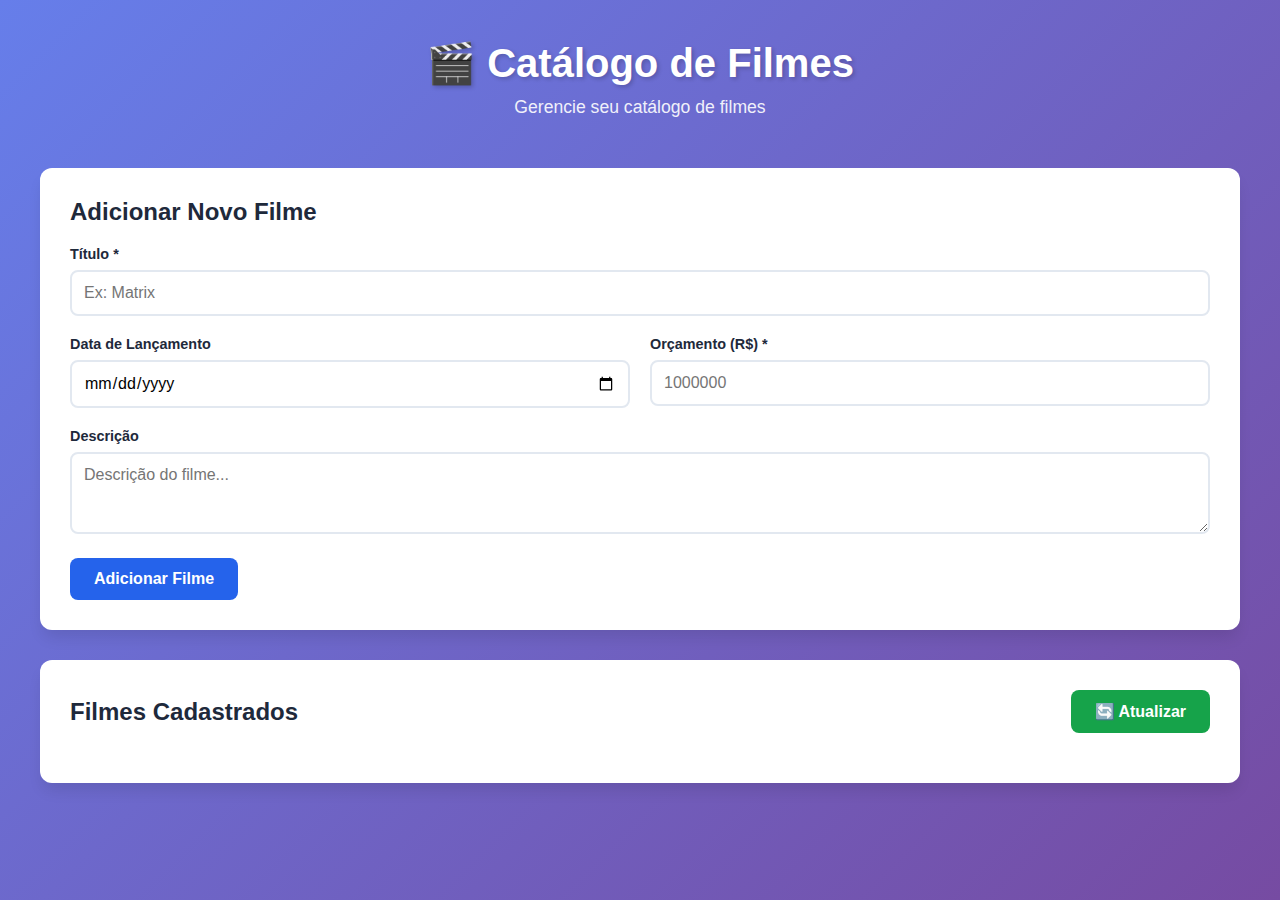
<file: target/classes/static/index.html>
<!DOCTYPE html>
<html lang="pt-BR">
<head>
    <meta charset="UTF-8">
    <meta name="viewport" content="width=device-width, initial-scale=1.0">
    <title>Catálogo de Filmes</title>
    <link rel="stylesheet" href="styles.css">
</head>
<body>
    <div class="container">
        <header>
            <h1>🎬 Catálogo de Filmes</h1>
            <p class="subtitle">Gerencie seu catálogo de filmes</p>
        </header>

        <!-- Formulário para adicionar/editar filme -->
        <section class="form-section">
            <h2>Adicionar Novo Filme</h2>
            <form id="filmeForm">
                <input type="hidden" id="filmeId">
                
                <div class="form-group">
                    <label for="titulo">Título *</label>
                    <input type="text" id="titulo" required placeholder="Ex: Matrix">
                </div>

                <div class="form-row">
                    <div class="form-group">
                        <label for="dataLancamento">Data de Lançamento</label>
                        <input type="date" id="dataLancamento" placeholder="2023-01-01">
                    </div>

                    <div class="form-group">
                        <label for="orcamento">Orçamento (R$) *</label>
                        <input type="number" id="orcamento" required placeholder="1000000" step="0.01">
                    </div>
                </div>

                <div class="form-group">
                    <label for="descricao">Descrição</label>
                    <textarea id="descricao" rows="3" placeholder="Descrição do filme..."></textarea>
                </div>

                <div class="form-actions">
                    <button type="submit" class="btn btn-primary">
                        <span class="btn-text">Adicionar Filme</span>
                    </button>
                    <button type="button" class="btn btn-secondary" id="cancelBtn" style="display: none;">
                        Cancelar
                    </button>
                </div>
            </form>
        </section>

        <!-- Lista de filmes -->
        <section class="filmes-section">
            <div class="section-header">
                <h2>Filmes Cadastrados</h2>
                <button class="btn btn-refresh" id="refreshBtn">
                    🔄 Atualizar
                </button>
            </div>
            
            <div id="loading" class="loading" style="display: none;">
                Carregando filmes...
            </div>

            <div id="filmesList" class="filmes-grid">
                <!-- Filmes serão carregados aqui -->
            </div>

            <div id="emptyState" class="empty-state" style="display: none;">
                <p>📽️ Nenhum filme cadastrado ainda.</p>
                <p class="small">Adicione seu primeiro filme usando o formulário acima!</p>
            </div>
        </section>
    </div>

    <!-- Modal de Confirmação -->
    <div id="confirmModal" class="modal" style="display: none;">
        <div class="modal-content">
            <h3>Confirmar Exclusão</h3>
            <p>Tem certeza que deseja excluir este filme?</p>
            <div class="modal-actions">
                <button class="btn btn-danger" id="confirmDeleteBtn">Sim, Excluir</button>
                <button class="btn btn-secondary" id="cancelDeleteBtn">Cancelar</button>
            </div>
        </div>
    </div>

    <script src="script.js"></script>
</body>
</html>
</file>
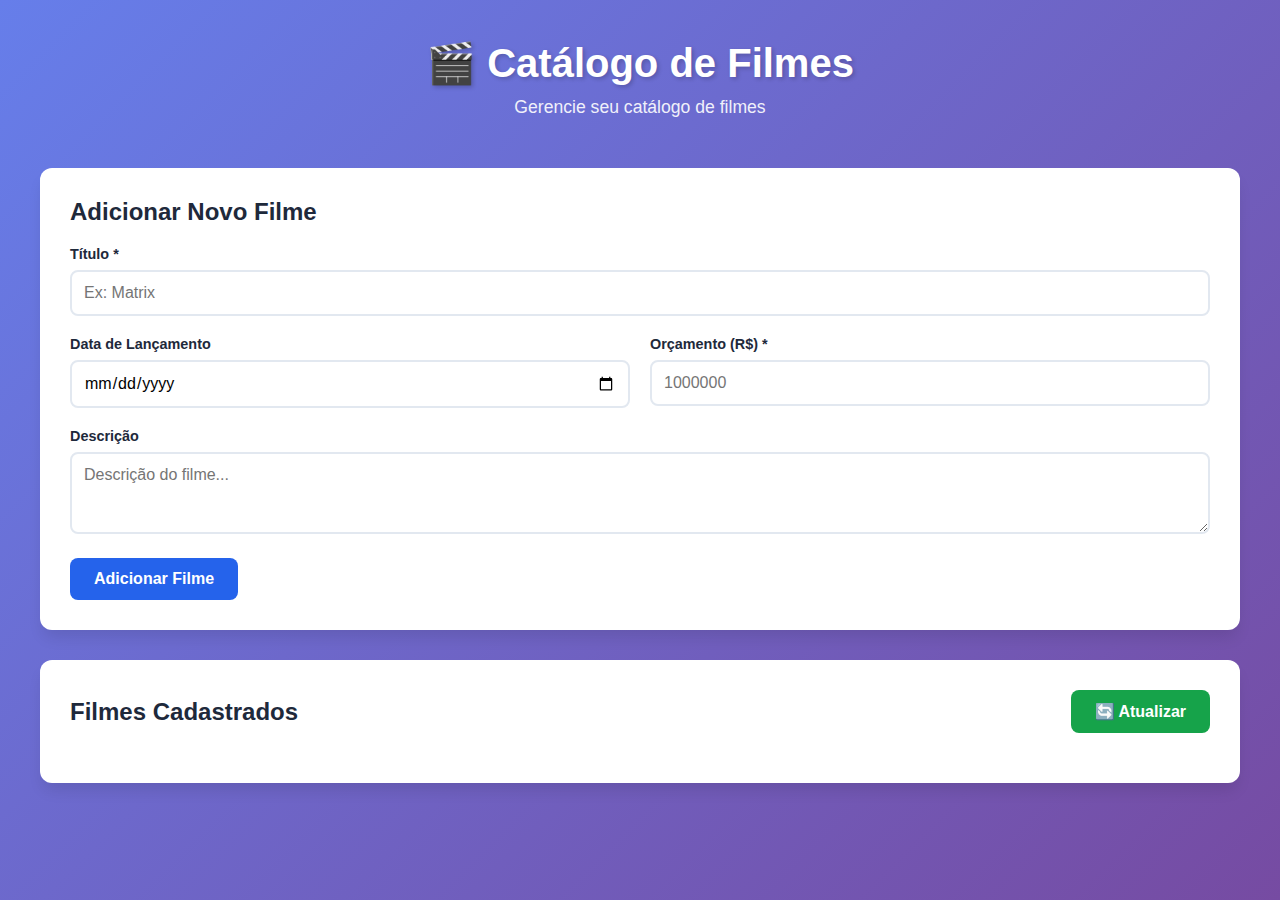
<file: src/main/resources/static/index.html>
<!DOCTYPE html>
<html lang="pt-BR">
<head>
    <meta charset="UTF-8">
    <meta name="viewport" content="width=device-width, initial-scale=1.0">
    <title>Catálogo de Filmes</title>
    <link rel="stylesheet" href="styles.css">
</head>
<body>
    <div class="container">
        <header>
            <h1>🎬 Catálogo de Filmes</h1>
            <p class="subtitle">Gerencie seu catálogo de filmes</p>
        </header>

        <!-- Formulário para adicionar/editar filme -->
        <section class="form-section">
            <h2>Adicionar Novo Filme</h2>
            <form id="filmeForm">
                <input type="hidden" id="filmeId">

                <div class="form-group">
                    <label for="titulo">Título *</label>
                    <input type="text" id="titulo" required placeholder="Ex: Matrix">
                </div>

                <div class="form-row">
                    <div class="form-group">
                        <label for="dataLancamento">Data de Lançamento</label>
                        <input type="date" id="dataLancamento" placeholder="2023-01-01">
                    </div>

                    <div class="form-group">
                        <label for="orcamento">Orçamento (R$) *</label>
                        <input type="number" id="orcamento" required placeholder="1000000" step="0.01">
                    </div>
                </div>

                <div class="form-group">
                    <label for="descricao">Descrição</label>
                    <textarea id="descricao" rows="3" placeholder="Descrição do filme..."></textarea>
                </div>

                <div class="form-actions">
                    <button type="submit" class="btn btn-primary">
                        <span class="btn-text">Adicionar Filme</span>
                    </button>
                    <button type="button" class="btn btn-secondary" id="cancelBtn" style="display: none;">
                        Cancelar
                    </button>
                </div>
            </form>
        </section>

        <!-- Lista de filmes -->
        <section class="filmes-section">
            <div class="section-header">
                <h2>Filmes Cadastrados</h2>
                <button class="btn btn-refresh" id="refreshBtn">
                    🔄 Atualizar
                </button>
            </div>

            <div id="loading" class="loading" style="display: none;">
                Carregando filmes...
            </div>

            <div id="filmesList" class="filmes-grid">
                <!-- Filmes serão carregados aqui -->
            </div>

            <div id="emptyState" class="empty-state" style="display: none;">
                <p>📽️ Nenhum filme cadastrado ainda.</p>
                <p class="small">Adicione seu primeiro filme usando o formulário acima!</p>
            </div>
        </section>
    </div>

    <!-- Modal de Confirmação -->
    <div id="confirmModal" class="modal" style="display: none;">
        <div class="modal-content">
            <h3>Confirmar Exclusão</h3>
            <p>Tem certeza que deseja excluir este filme?</p>
            <div class="modal-actions">
                <button class="btn btn-danger" id="confirmDeleteBtn">Sim, Excluir</button>
                <button class="btn btn-secondary" id="cancelDeleteBtn">Cancelar</button>
            </div>
        </div>
    </div>

    <script src="script.js"></script>
</body>
</html>
</file>
<file: target/classes/static/styles.css>
* {
    margin: 0;
    padding: 0;
    box-sizing: border-box;
}

:root {
    --primary-color: #2563eb;
    --primary-dark: #1e40af;
    --danger-color: #dc2626;
    --danger-dark: #b91c1c;
    --success-color: #16a34a;
    --warning-color: #ea580c;
    --bg-color: #f8fafc;
    --card-bg: #ffffff;
    --text-primary: #1e293b;
    --text-secondary: #64748b;
    --border-color: #e2e8f0;
    --shadow: 0 1px 3px 0 rgb(0 0 0 / 0.1);
    --shadow-lg: 0 10px 15px -3px rgb(0 0 0 / 0.1);
}

body {
    font-family: 'Segoe UI', Tahoma, Geneva, Verdana, sans-serif;
    background: linear-gradient(135deg, #667eea 0%, #764ba2 100%);
    min-height: 100vh;
    padding: 20px;
    color: var(--text-primary);
}

.container {
    max-width: 1200px;
    margin: 0 auto;
}

header {
    text-align: center;
    color: white;
    margin-bottom: 30px;
    padding: 20px;
}

header h1 {
    font-size: 2.5rem;
    margin-bottom: 10px;
    text-shadow: 2px 2px 4px rgba(0, 0, 0, 0.2);
}

.subtitle {
    font-size: 1.1rem;
    opacity: 0.9;
}

/* Seção do Formulário */
.form-section {
    background: var(--card-bg);
    padding: 30px;
    border-radius: 12px;
    box-shadow: var(--shadow-lg);
    margin-bottom: 30px;
}

.form-section h2 {
    margin-bottom: 20px;
    color: var(--text-primary);
    font-size: 1.5rem;
}

.form-group {
    margin-bottom: 20px;
}

.form-row {
    display: grid;
    grid-template-columns: 1fr 1fr;
    gap: 20px;
}

.form-group label {
    display: block;
    margin-bottom: 8px;
    font-weight: 600;
    color: var(--text-primary);
    font-size: 0.9rem;
}

.form-group input,
.form-group textarea {
    width: 100%;
    padding: 12px;
    border: 2px solid var(--border-color);
    border-radius: 8px;
    font-size: 1rem;
    transition: all 0.3s;
    font-family: inherit;
}

.form-group input:focus,
.form-group textarea:focus {
    outline: none;
    border-color: var(--primary-color);
    box-shadow: 0 0 0 3px rgba(37, 99, 235, 0.1);
}

.form-group textarea {
    resize: vertical;
}

/* Botões */
.btn {
    padding: 12px 24px;
    border: none;
    border-radius: 8px;
    font-size: 1rem;
    font-weight: 600;
    cursor: pointer;
    transition: all 0.3s;
    display: inline-flex;
    align-items: center;
    gap: 8px;
}

.btn-primary {
    background: var(--primary-color);
    color: white;
}

.btn-primary:hover {
    background: var(--primary-dark);
    transform: translateY(-2px);
    box-shadow: var(--shadow-lg);
}

.btn-secondary {
    background: var(--text-secondary);
    color: white;
}

.btn-secondary:hover {
    background: var(--text-primary);
}

.btn-danger {
    background: var(--danger-color);
    color: white;
}

.btn-danger:hover {
    background: var(--danger-dark);
}

.btn-warning {
    background: var(--warning-color);
    color: white;
    padding: 8px 16px;
    font-size: 0.9rem;
}

.btn-warning:hover {
    background: #c2410c;
}

.btn-refresh {
    background: var(--success-color);
    color: white;
}

.btn-refresh:hover {
    background: #15803d;
}

.form-actions {
    display: flex;
    gap: 10px;
    margin-top: 20px;
}

/* Seção de Filmes */
.filmes-section {
    background: var(--card-bg);
    padding: 30px;
    border-radius: 12px;
    box-shadow: var(--shadow-lg);
}

.section-header {
    display: flex;
    justify-content: space-between;
    align-items: center;
    margin-bottom: 20px;
}

.section-header h2 {
    color: var(--text-primary);
    font-size: 1.5rem;
}

/* Grid de Filmes */
.filmes-grid {
    display: grid;
    grid-template-columns: repeat(auto-fill, minmax(300px, 1fr));
    gap: 20px;
}

.filme-card {
    background: white;
    border: 2px solid var(--border-color);
    border-radius: 12px;
    padding: 20px;
    transition: all 0.3s;
    position: relative;
}

.filme-card:hover {
    transform: translateY(-5px);
    box-shadow: var(--shadow-lg);
    border-color: var(--primary-color);
}

.filme-card h3 {
    color: var(--text-primary);
    margin-bottom: 12px;
    font-size: 1.3rem;
}

.filme-info {
    margin-bottom: 15px;
}

.filme-info p {
    color: var(--text-secondary);
    margin-bottom: 8px;
    font-size: 0.9rem;
}

.filme-info strong {
    color: var(--text-primary);
}

.filme-orcamento {
    background: linear-gradient(135deg, #667eea 0%, #764ba2 100%);
    color: white;
    padding: 8px 12px;
    border-radius: 6px;
    font-weight: 600;
    display: inline-block;
    margin-bottom: 15px;
}

.filme-actions {
    display: flex;
    gap: 10px;
}

.filme-actions .btn {
    flex: 1;
    justify-content: center;
}

/* Loading */
.loading {
    text-align: center;
    padding: 40px;
    color: var(--text-secondary);
    font-size: 1.1rem;
}

/* Empty State */
.empty-state {
    text-align: center;
    padding: 60px 20px;
    color: var(--text-secondary);
}

.empty-state p {
    font-size: 1.2rem;
    margin-bottom: 10px;
}

.empty-state .small {
    font-size: 0.9rem;
}

/* Modal */
.modal {
    position: fixed;
    top: 0;
    left: 0;
    width: 100%;
    height: 100%;
    background: rgba(0, 0, 0, 0.5);
    display: flex;
    justify-content: center;
    align-items: center;
    z-index: 1000;
}

.modal-content {
    background: white;
    padding: 30px;
    border-radius: 12px;
    box-shadow: var(--shadow-lg);
    max-width: 400px;
    width: 90%;
}

.modal-content h3 {
    margin-bottom: 15px;
    color: var(--text-primary);
}

.modal-content p {
    margin-bottom: 20px;
    color: var(--text-secondary);
}

.modal-actions {
    display: flex;
    gap: 10px;
    justify-content: flex-end;
}

/* Responsivo */
@media (max-width: 768px) {
    header h1 {
        font-size: 2rem;
    }

    .form-row {
        grid-template-columns: 1fr;
    }

    .filmes-grid {
        grid-template-columns: 1fr;
    }

    .section-header {
        flex-direction: column;
        gap: 15px;
        align-items: stretch;
    }

    .btn-refresh {
        width: 100%;
    }
}

/* Animações */
@keyframes fadeIn {
    from {
        opacity: 0;
        transform: translateY(20px);
    }
    to {
        opacity: 1;
        transform: translateY(0);
    }
}

.filme-card {
    animation: fadeIn 0.5s ease-out;
}
</file>
<file: src/main/resources/static/styles.css>
* {
    margin: 0;
    padding: 0;
    box-sizing: border-box;
}

:root {
    --primary-color: #2563eb;
    --primary-dark: #1e40af;
    --danger-color: #dc2626;
    --danger-dark: #b91c1c;
    --success-color: #16a34a;
    --warning-color: #ea580c;
    --bg-color: #f8fafc;
    --card-bg: #ffffff;
    --text-primary: #1e293b;
    --text-secondary: #64748b;
    --border-color: #e2e8f0;
    --shadow: 0 1px 3px 0 rgb(0 0 0 / 0.1);
    --shadow-lg: 0 10px 15px -3px rgb(0 0 0 / 0.1);
}

body {
    font-family: 'Segoe UI', Tahoma, Geneva, Verdana, sans-serif;
    background: linear-gradient(135deg, #667eea 0%, #764ba2 100%);
    min-height: 100vh;
    padding: 20px;
    color: var(--text-primary);
}

.container {
    max-width: 1200px;
    margin: 0 auto;
}

header {
    text-align: center;
    color: white;
    margin-bottom: 30px;
    padding: 20px;
}

header h1 {
    font-size: 2.5rem;
    margin-bottom: 10px;
    text-shadow: 2px 2px 4px rgba(0, 0, 0, 0.2);
}

.subtitle {
    font-size: 1.1rem;
    opacity: 0.9;
}

/* Seção do Formulário */
.form-section {
    background: var(--card-bg);
    padding: 30px;
    border-radius: 12px;
    box-shadow: var(--shadow-lg);
    margin-bottom: 30px;
}

.form-section h2 {
    margin-bottom: 20px;
    color: var(--text-primary);
    font-size: 1.5rem;
}

.form-group {
    margin-bottom: 20px;
}

.form-row {
    display: grid;
    grid-template-columns: 1fr 1fr;
    gap: 20px;
}

.form-group label {
    display: block;
    margin-bottom: 8px;
    font-weight: 600;
    color: var(--text-primary);
    font-size: 0.9rem;
}

.form-group input,
.form-group textarea {
    width: 100%;
    padding: 12px;
    border: 2px solid var(--border-color);
    border-radius: 8px;
    font-size: 1rem;
    transition: all 0.3s;
    font-family: inherit;
}

.form-group input:focus,
.form-group textarea:focus {
    outline: none;
    border-color: var(--primary-color);
    box-shadow: 0 0 0 3px rgba(37, 99, 235, 0.1);
}

.form-group textarea {
    resize: vertical;
}

/* Botões */
.btn {
    padding: 12px 24px;
    border: none;
    border-radius: 8px;
    font-size: 1rem;
    font-weight: 600;
    cursor: pointer;
    transition: all 0.3s;
    display: inline-flex;
    align-items: center;
    gap: 8px;
}

.btn-primary {
    background: var(--primary-color);
    color: white;
}

.btn-primary:hover {
    background: var(--primary-dark);
    transform: translateY(-2px);
    box-shadow: var(--shadow-lg);
}

.btn-secondary {
    background: var(--text-secondary);
    color: white;
}

.btn-secondary:hover {
    background: var(--text-primary);
}

.btn-danger {
    background: var(--danger-color);
    color: white;
}

.btn-danger:hover {
    background: var(--danger-dark);
}

.btn-warning {
    background: var(--warning-color);
    color: white;
    padding: 8px 16px;
    font-size: 0.9rem;
}

.btn-warning:hover {
    background: #c2410c;
}

.btn-refresh {
    background: var(--success-color);
    color: white;
}

.btn-refresh:hover {
    background: #15803d;
}

.form-actions {
    display: flex;
    gap: 10px;
    margin-top: 20px;
}

/* Seção de Filmes */
.filmes-section {
    background: var(--card-bg);
    padding: 30px;
    border-radius: 12px;
    box-shadow: var(--shadow-lg);
}

.section-header {
    display: flex;
    justify-content: space-between;
    align-items: center;
    margin-bottom: 20px;
}

.section-header h2 {
    color: var(--text-primary);
    font-size: 1.5rem;
}

/* Grid de Filmes */
.filmes-grid {
    display: grid;
    grid-template-columns: repeat(auto-fill, minmax(300px, 1fr));
    gap: 20px;
}

.filme-card {
    background: white;
    border: 2px solid var(--border-color);
    border-radius: 12px;
    padding: 20px;
    transition: all 0.3s;
    position: relative;
}

.filme-card:hover {
    transform: translateY(-5px);
    box-shadow: var(--shadow-lg);
    border-color: var(--primary-color);
}

.filme-card h3 {
    color: var(--text-primary);
    margin-bottom: 12px;
    font-size: 1.3rem;
}

.filme-info {
    margin-bottom: 15px;
}

.filme-info p {
    color: var(--text-secondary);
    margin-bottom: 8px;
    font-size: 0.9rem;
}

.filme-info strong {
    color: var(--text-primary);
}

.filme-orcamento {
    background: linear-gradient(135deg, #667eea 0%, #764ba2 100%);
    color: white;
    padding: 8px 12px;
    border-radius: 6px;
    font-weight: 600;
    display: inline-block;
    margin-bottom: 15px;
}

.filme-actions {
    display: flex;
    gap: 10px;
}

.filme-actions .btn {
    flex: 1;
    justify-content: center;
}

/* Loading */
.loading {
    text-align: center;
    padding: 40px;
    color: var(--text-secondary);
    font-size: 1.1rem;
}

/* Empty State */
.empty-state {
    text-align: center;
    padding: 60px 20px;
    color: var(--text-secondary);
}

.empty-state p {
    font-size: 1.2rem;
    margin-bottom: 10px;
}

.empty-state .small {
    font-size: 0.9rem;
}

/* Modal */
.modal {
    position: fixed;
    top: 0;
    left: 0;
    width: 100%;
    height: 100%;
    background: rgba(0, 0, 0, 0.5);
    display: flex;
    justify-content: center;
    align-items: center;
    z-index: 1000;
}

.modal-content {
    background: white;
    padding: 30px;
    border-radius: 12px;
    box-shadow: var(--shadow-lg);
    max-width: 400px;
    width: 90%;
}

.modal-content h3 {
    margin-bottom: 15px;
    color: var(--text-primary);
}

.modal-content p {
    margin-bottom: 20px;
    color: var(--text-secondary);
}

.modal-actions {
    display: flex;
    gap: 10px;
    justify-content: flex-end;
}

/* Responsivo */
@media (max-width: 768px) {
    header h1 {
        font-size: 2rem;
    }

    .form-row {
        grid-template-columns: 1fr;
    }

    .filmes-grid {
        grid-template-columns: 1fr;
    }

    .section-header {
        flex-direction: column;
        gap: 15px;
        align-items: stretch;
    }

    .btn-refresh {
        width: 100%;
    }
}

/* Animações */
@keyframes fadeIn {
    from {
        opacity: 0;
        transform: translateY(20px);
    }
    to {
        opacity: 1;
        transform: translateY(0);
    }
}

.filme-card {
    animation: fadeIn 0.5s ease-out;
}
</file>
